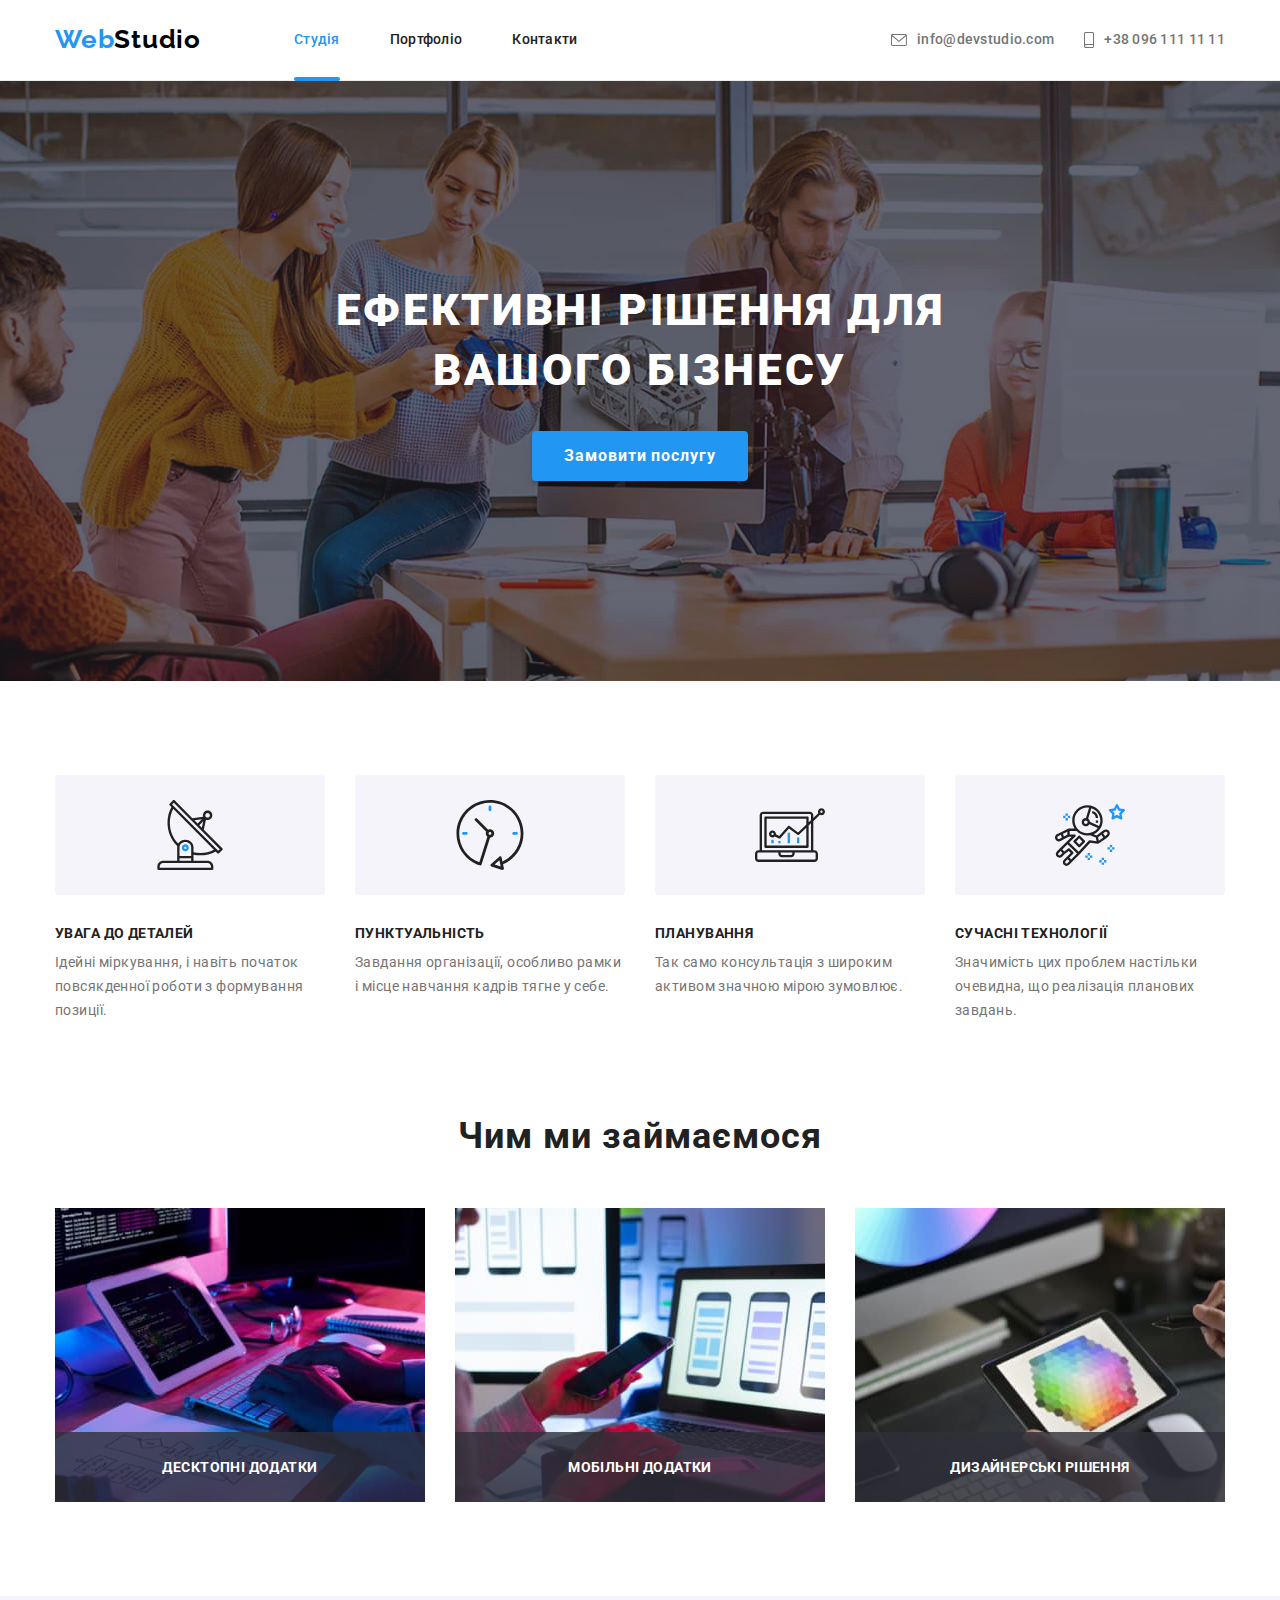
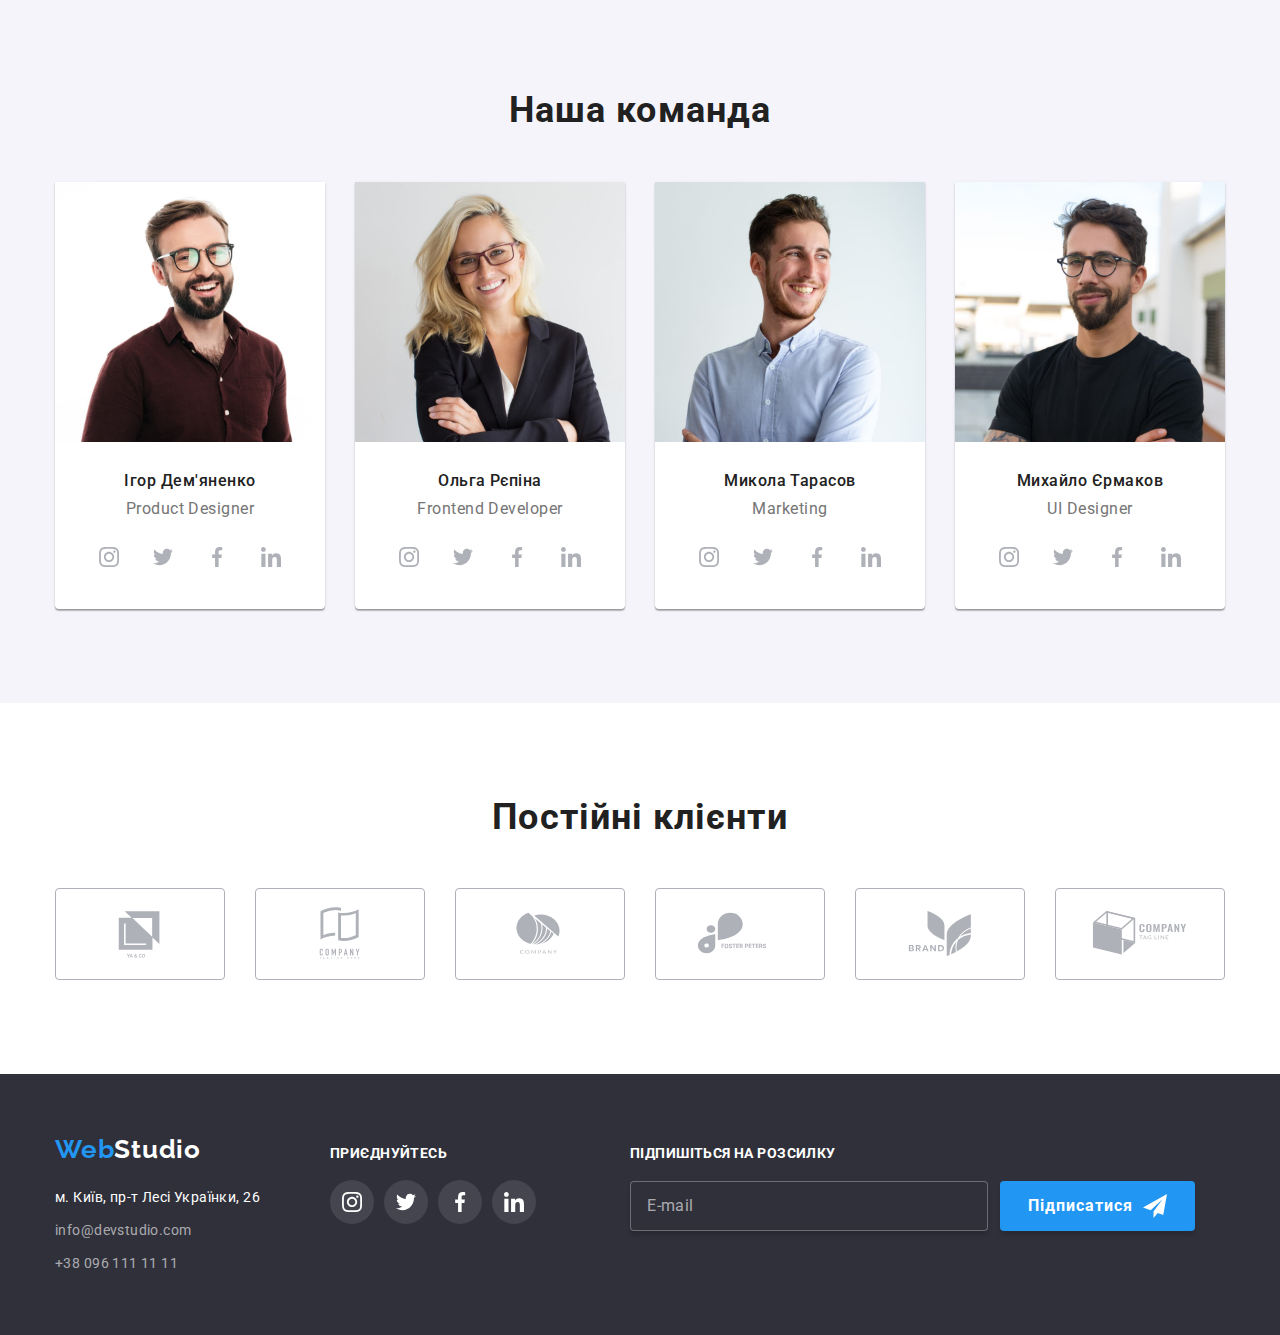
<file: index.html>
<!DOCTYPE html>
<html lang="uk">
  <head>
    <meta charset="UTF-8" />
    <meta http-equiv="X-UA-Compatible" content="IE=edge" />
    <meta name="viewport" content="width=device-width, initial-scale=1.0" />
    <title>WebStudio</title>
    <link
      href="https://fonts.googleapis.com/css2?family=Raleway:wght@700&family=Roboto:wght@400;500;700;900&display=swap"
      rel="stylesheet"
    />
    <link
      rel="stylesheet"
      href="https://cdnjs.cloudflare.com/ajax/libs/modern-normalize/1.1.0/modern-normalize.min.css"
    />
    <link rel="stylesheet" href="./css/style.css" />
  </head>
  <body>
    <!-- navigation Шапка -->
    <header class="page-header">
      <div class="container main-nav">
        <nav class="main-nav">
          <a href="./index.html" class="logo">
            <span class="color-name">Web</span>Studio
          </a>

          <ul class="site-nav">
            <li class="item-li">
              <a href="./index.html" class="link current active">Студія</a>
            </li>
            <li class="item-li">
              <a href="./portfolio.html" class="link">Портфоліо</a>
            </li>
            <li class="item-li"><a href="" class="link">Контакти</a></li>
          </ul>
        </nav>
        <ul class="contacts-up">
          <li class="item-li">
            <a class="contacts-mail" href="mailto:info@devstudio.com">
              <svg class="contacts-icon" width="16" height="12">
                <use href="./img/symbol-defs.svg#icon-envelope"></use>
              </svg>
              info@devstudio.com</a
            >
          </li>
          <li class="item-li">
            <a class="contacts-tel" href="tell:+380961111111">
              <svg class="contacts-icon" width="10" height="16">
                <use href="./img/symbol-defs.svg#icon-smartphone"></use>
              </svg>
              +38 096 111 11 11</a
            >
          </li>
        </ul>
      </div>
    </header>
    <main>
      <!-- герой -->
      <section class="hero-color">
        <div class="container">
          <h1 class="hero-color-text">Ефективні рішення для вашого бізнесу</h1>

          <button class="button-pay" type="button" data-modal-open>
            Замовити послугу
          </button>
          <!-- <a class="button" href="">Замовити послугу</a> -->
        </div>
      </section>
      <!-- Переваги та Особливості -->
      <section class="advantages">
        <h2 class="item-invise">Переваги та Особливості</h2>
        <div class="container">
          <ul class="feature-list">
            <li class="feature-list-item">
              <div class="feature-icon">
                <svg class="feature-icon-pos" width="70" height="70">
                  <use href="./img/symbol-defs.svg#icon-antenna"></use>
                </svg>
              </div>
              <h3 class="title-name">УВАГА ДО ДЕТАЛЕЙ</h3>
              <p class="title-own">
                Ідейні міркування, і навіть початок повсякденної роботи з
                формування позиції.
              </p>
            </li>
            <li class="feature-list-item">
              <div class="feature-icon">
                <svg class="feature-icon-pos" width="70" height="70">
                  <use href="./img/symbol-defs.svg#icon-clock"></use>
                </svg>
              </div>
              <h3 class="title-name">ПУНКТУАЛЬНІСТЬ</h3>
              <p class="title-own">
                Завдання організації, особливо рамки і місце навчання кадрів
                тягне у себе.
              </p>
            </li>
            <li class="feature-list-item">
              <div class="feature-icon">
                <svg class="feature-icon-pos" width="70" height="70">
                  <use href="./img/symbol-defs.svg#icon-diagram"></use>
                </svg>
              </div>
              <h3 class="title-name">ПЛАНУВАННЯ</h3>
              <p class="title-own">
                Так само консультація з широким активом значною мірою зумовлює.
              </p>
            </li>
            <li class="feature-list-item">
              <div class="feature-icon">
                <svg class="feature-icon-pos" width="70" height="70">
                  <use href="./img/symbol-defs.svg#icon-astronaut"></use>
                </svg>
              </div>
              <h3 class="title-name">СУЧАСНІ ТЕХНОЛОГІЇ</h3>
              <p class="title-own">
                Значимість цих проблем настільки очевидна, що реалізація
                планових завдань.
              </p>
            </li>
          </ul>
        </div>
      </section>

      <!-- приклади робіт -->
      <section class="services">
        <div class="container">
          <h2 class="section-title">Чим ми займаємося</h2>

          <ul class="work-lis">
            <li class="work-list-img">
              <img src="./img/box1.jpg" alt="Програмування" width="370" />
              <p class="work-img-text">Десктопні додатки</p>
            </li>
            <li class="work-list-img">
              <img
                src="./img/box2.jpg"
                alt="Розробка мобільних додатків"
                width="370"
              />
              <p class="work-img-text">Мобільні додатки</p>
            </li>
            <li class="work-list-img">
              <img src="./img/box3.jpg" alt="Дизайн" width="370" />
              <p class="work-img-text">Дизайнерські рішення</p>
            </li>
          </ul>
        </div>
      </section>
      <!-- Команда -->
      <section class="team-list">
        <div class="container">
          <h2 class="section-comand">Наша команда</h2>
          <ul class="comand-position">
            <li class="team-list-pos">
              <img
                class="team-img-pos"
                src="./img/img-1.jpg"
                alt="Ігор Дем'яненко Дизайнер продукту"
                width="270"
              />
              <div class="team-write">
                <h3 class="workers">Ігор Дем'яненко</h3>
                <p class="workers-list">Product Designer</p>
                <ul class="workers-soc">
                  <li class="workers-soc-list">
                    <a href="" class="workers-soc-item">
                      <svg class="workers-soc-icon" width="20" height="20">
                        <use href="./img/symbol-defs.svg#icon-instagram"></use>
                      </svg>
                    </a>
                  </li>
                  <li class="workers-soc-list">
                    <a href="" class="workers-soc-item">
                      <svg class="workers-soc-icon" width="20" height="20">
                        <use href="./img/symbol-defs.svg#icon-twitter"></use>
                      </svg>
                    </a>
                  </li>
                  <li class="workers-soc-list">
                    <a href="" class="workers-soc-item">
                      <svg class="workers-soc-icon" width="20" height="20">
                        <use href="./img/symbol-defs.svg#icon-facebook"></use>
                      </svg>
                    </a>
                  </li>
                  <li class="workers-soc-list">
                    <a href="" class="workers-soc-item">
                      <svg class="workers-soc-icon" width="20" height="20">
                        <use href="./img/symbol-defs.svg#icon-linkedin"></use>
                      </svg>
                    </a>
                  </li>
                </ul>
              </div>
            </li>
            <li class="team-list-pos">
              <img
                class="team-img-pos"
                src="./img/img-2.jpg"
                alt="Ольга Рєпіна Розробник сторінки"
                width="270"
              />
              <div class="team-write">
                <h3 class="workers">Ольга Рєпіна</h3>
                <p class="workers-list">Frontend Developer</p>
                <ul class="workers-soc">
                  <li class="workers-soc-list">
                    <a href="" class="workers-soc-item">
                      <svg class="workers-soc-icon" width="20" height="20">
                        <use href="./img/symbol-defs.svg#icon-instagram"></use>
                      </svg>
                    </a>
                  </li>
                  <li class="workers-soc-list">
                    <a href="" class="workers-soc-item">
                      <svg class="workers-soc-icon" width="20" height="20">
                        <use href="./img/symbol-defs.svg#icon-twitter"></use>
                      </svg>
                    </a>
                  </li>
                  <li class="workers-soc-list">
                    <a href="" class="workers-soc-item">
                      <svg class="workers-soc-icon" width="20" height="20">
                        <use href="./img/symbol-defs.svg#icon-facebook"></use>
                      </svg>
                    </a>
                  </li>
                  <li class="workers-soc-list">
                    <a href="" class="workers-soc-item">
                      <svg class="workers-soc-icon" width="20" height="20">
                        <use href="./img/symbol-defs.svg#icon-linkedin"></use>
                      </svg>
                    </a>
                  </li>
                </ul>
              </div>
            </li>
            <li class="team-list-pos">
              <img
                class="team-img-pos"
                src="./img/img-3.jpg"
                alt="Микола Тарасов Відділ Маркетингу"
                width="270"
              />
              <div class="team-write">
                <h3 class="workers">Микола Тарасов</h3>
                <p class="workers-list">Marketing</p>
                <ul class="workers-soc">
                  <li class="workers-soc-list">
                    <a href="" class="workers-soc-item">
                      <svg class="workers-soc-icon" width="20" height="20">
                        <use href="./img/symbol-defs.svg#icon-instagram"></use>
                      </svg>
                    </a>
                  </li>
                  <li class="workers-soc-list">
                    <a href="" class="workers-soc-item">
                      <svg class="workers-soc-icon" width="20" height="20">
                        <use href="./img/symbol-defs.svg#icon-twitter"></use>
                      </svg>
                    </a>
                  </li>
                  <li class="workers-soc-list">
                    <a href="" class="workers-soc-item">
                      <svg class="workers-soc-icon" width="20" height="20">
                        <use href="./img/symbol-defs.svg#icon-facebook"></use>
                      </svg>
                    </a>
                  </li>
                  <li class="workers-soc-list">
                    <a href="" class="workers-soc-item">
                      <svg class="workers-soc-icon" width="20" height="20">
                        <use href="./img/symbol-defs.svg#icon-linkedin"></use>
                      </svg>
                    </a>
                  </li>
                </ul>
              </div>
            </li>
            <li class="team-list-pos">
              <img
                class="team-img-pos"
                src="./img/img-4.jpg"
                alt="Михайло Єрмаков дизайн інтерфейсу"
                width="270"
              />
              <div class="team-write">
                <h3 class="workers">Михайло Єрмаков</h3>
                <p class="workers-list">UI Designer</p>
                <ul class="workers-soc">
                  <li class="workers-soc-list">
                    <a href="" class="workers-soc-item">
                      <svg class="workers-soc-icon" width="20" height="20">
                        <use href="./img/symbol-defs.svg#icon-instagram"></use>
                      </svg>
                    </a>
                  </li>
                  <li class="workers-soc-list">
                    <a href="" class="workers-soc-item">
                      <svg class="workers-soc-icon" width="20" height="20">
                        <use href="./img/symbol-defs.svg#icon-twitter"></use>
                      </svg>
                    </a>
                  </li>
                  <li class="workers-soc-list">
                    <a href="" class="workers-soc-item">
                      <svg class="workers-soc-icon" width="20" height="20">
                        <use href="./img/symbol-defs.svg#icon-facebook"></use>
                      </svg>
                    </a>
                  </li>
                  <li class="workers-soc-list">
                    <a href="" class="workers-soc-item">
                      <svg class="workers-soc-icon" width="20" height="20">
                        <use href="./img/symbol-defs.svg#icon-linkedin"></use>
                      </svg>
                    </a>
                  </li>
                </ul>
              </div>
            </li>
          </ul>
        </div>
      </section>
      <!-- Постійні клієнти -->
      <section class="section clients">
        <div class="container">
          <h2 class="section-title">Постійні клієнти</h2>
          <ul class="clients-list">
            <li class="clients-item">
              <a href="" class="clients-link">
                <svg class="clients-icon" width="106px" height="60px">
                  <use href="./img/symbol-defs.svg#icon-Logo-1"></use>
                </svg>
              </a>
            </li>
            <li class="clients-item">
              <a href="" class="clients-link">
                <svg class="clients-icon" width="106px" height="60px">
                  <use href="./img/symbol-defs.svg#icon-Logo-2"></use>
                </svg>
              </a>
            </li>
            <li class="clients-item">
              <a href="" class="clients-link">
                <svg class="clients-icon" width="106px" height="60px">
                  <use href="./img/symbol-defs.svg#icon-Logo-3"></use>
                </svg>
              </a>
            </li>
            <li class="clients-item">
              <a href="" class="clients-link">
                <svg class="clients-icon" width="106px" height="60px">
                  <use href="./img/symbol-defs.svg#icon-Logo-4"></use>
                </svg>
              </a>
            </li>
            <li class="clients-item">
              <a href="" class="clients-link">
                <svg class="clients-icon" width="106px" height="60px">
                  <use href="./img/symbol-defs.svg#icon-Logo-5"></use>
                </svg>
              </a>
            </li>
            <li class="clients-item">
              <a href="" class="clients-link">
                <svg class="clients-icon" width="106px" height="60px">
                  <use href="./img/symbol-defs.svg#icon-Logo-6"></use>
                </svg>
              </a>
            </li>
          </ul>
        </div>
      </section>
    </main>
    <!-- Подвал -->
    <footer class="footer">
      <div class="container">
        <div class="address-wraper">
          <a href="./index.html" class="logo-down">
            <span class="color-name">Web</span>Studio
          </a>
          <!-- <div class="contacts-down"></div> -->
          <address class="address">
            <ul>
              <li class="address-list">
                <a
                  href="https://goo.gl/maps/CPtrU1FHBa2aNyZL9"
                  target="_blank"
                  rel="noopener noreferrer nofollow"
                  class="address-down"
                  >м. Київ, пр-т Лесі Українки, 26</a
                >
              </li>
              <li class="address-list">
                <a href="mailto:info@devstudio.com" lang="en" class="address"
                  >info@devstudio.com</a
                >
              </li>
              <li class="address-list">
                <a href="tel:+380961111111" class="address"
                  >+38 096 111 11 11</a
                >
              </li>
            </ul>
          </address>
        </div>
        <div class="soc-down">
          <p class="soc-name">приєднуйтесь</p>
          <ul class="workers-soc">
            <li class="workers-soc-list">
              <a href="" class="workers-soc-item bg-icon bg-icon-col">
                <svg class="workers-soc-icon" width="20" height="20">
                  <use href="./img/symbol-defs.svg#icon-instagram"></use>
                </svg>
              </a>
            </li>
            <li class="workers-soc-list">
              <a href="" class="workers-soc-item bg-icon bg-icon-col">
                <svg class="workers-soc-icon" width="20" height="20">
                  <use href="./img/symbol-defs.svg#icon-twitter"></use>
                </svg>
              </a>
            </li>
            <li class="workers-soc-list">
              <a href="" class="workers-soc-item bg-icon bg-icon-col">
                <svg class="workers-soc-icon" width="20" height="20">
                  <use href="./img/symbol-defs.svg#icon-facebook"></use>
                </svg>
              </a>
            </li>
            <li class="workers-soc-list">
              <a href="" class="workers-soc-item bg-icon bg-icon-col">
                <svg class="workers-soc-icon" width="20" height="20">
                  <use href="./img/symbol-defs.svg#icon-linkedin"></use>
                </svg>
              </a>
            </li>
          </ul>
        </div>
        <div class="email-subscribe">
          <p class="subs-text">Підпишіться на розсилку</p>

          <form class="input-sub">
            <input
              class="sub-input"
              type="email"
              name="user-sub"
              placeholder="E-mail"
              id="user-sub"
            />

            <button class="sub-button" type="button">
              Підписатися
              <svg class="sub-icon" width="24" height="24">
                <use href="./img/symbol-defs.svg#icon-send"></use>
              </svg>
            </button>
          </form>
        </div>
      </div>
    </footer>
    <!-- ---------------------------------Modal------------------------------------- -->
    <div class="backdrop is-hidden" data-modal>
      <div class="modal">
        <button type="button" class="modal-close" data-modal-close>
          <svg class="modal-close-icon" width="11" height="11">
            <use href="./img/symbol-defs.svg#icon-Vector"></use>
          </svg>
        </button>
        <p class="modal-form-title">Залиште свої дані, ми вам передзвонимо</p>
        <form name="signup_form" autocomplete="on" novalidate>
          <label class="signup-label" for="user-name">Ім'я</label>
          <div class="input-list">
            <input
              class="form-input"
              type="text"
              name="user-name"
              id="user-name"
            />
            <svg class="input-icon" width="18" height="18">
              <use href="./img/symbol-defs.svg#icon-person"></use>
            </svg>
          </div>

          <label class="signup-label" for="user-phone">Телефон</label>
          <div class="input-list">
            <input
              class="form-input"
              type="tel"
              name="user-phone"
              id="user-phone"
            />
            <svg class="input-icon" width="18" height="18">
              <use href="./img/symbol-defs.svg#icon-phone"></use>
            </svg>
          </div>

          <label class="signup-label" for="user-post">Пошта</label>
          <div class="input-list">
            <input
              class="form-input"
              type="email"
              name="user-post"
              id="user-post"
            />
            <svg class="input-icon" width="18" height="18">
              <use href="./img/symbol-defs.svg#icon-email"></use>
            </svg>
          </div>
          <label class="signup-label" for="user-coment">Коментар</label>
          <div class="input-list coment">
            
            <textarea
              name="user-text"
              id="user-coment"
              class="input-message"
              placeholder="Введіть текст"
            ></textarea>
          </div>
          <div class="modal-field">
            <input
              type="checkbox"
              name="privacy"
              id="privacy"
              value="true"
              class="modal-check item-invise"
            />
            <label class="style-privacy" for="privacy">
              <span class="conditions-text">
                Погоджуюся з розсилкою та приймаю
                <a class="conditions" href="">Умови договору</a>
              </span>
            </label>
          </div>

          <button class="modal-button" type="submit">Відправити</button>
        </form>
      </div>
    </div>
    <script src="./js/modal.js"></script>
  </body>
</html>
</file>
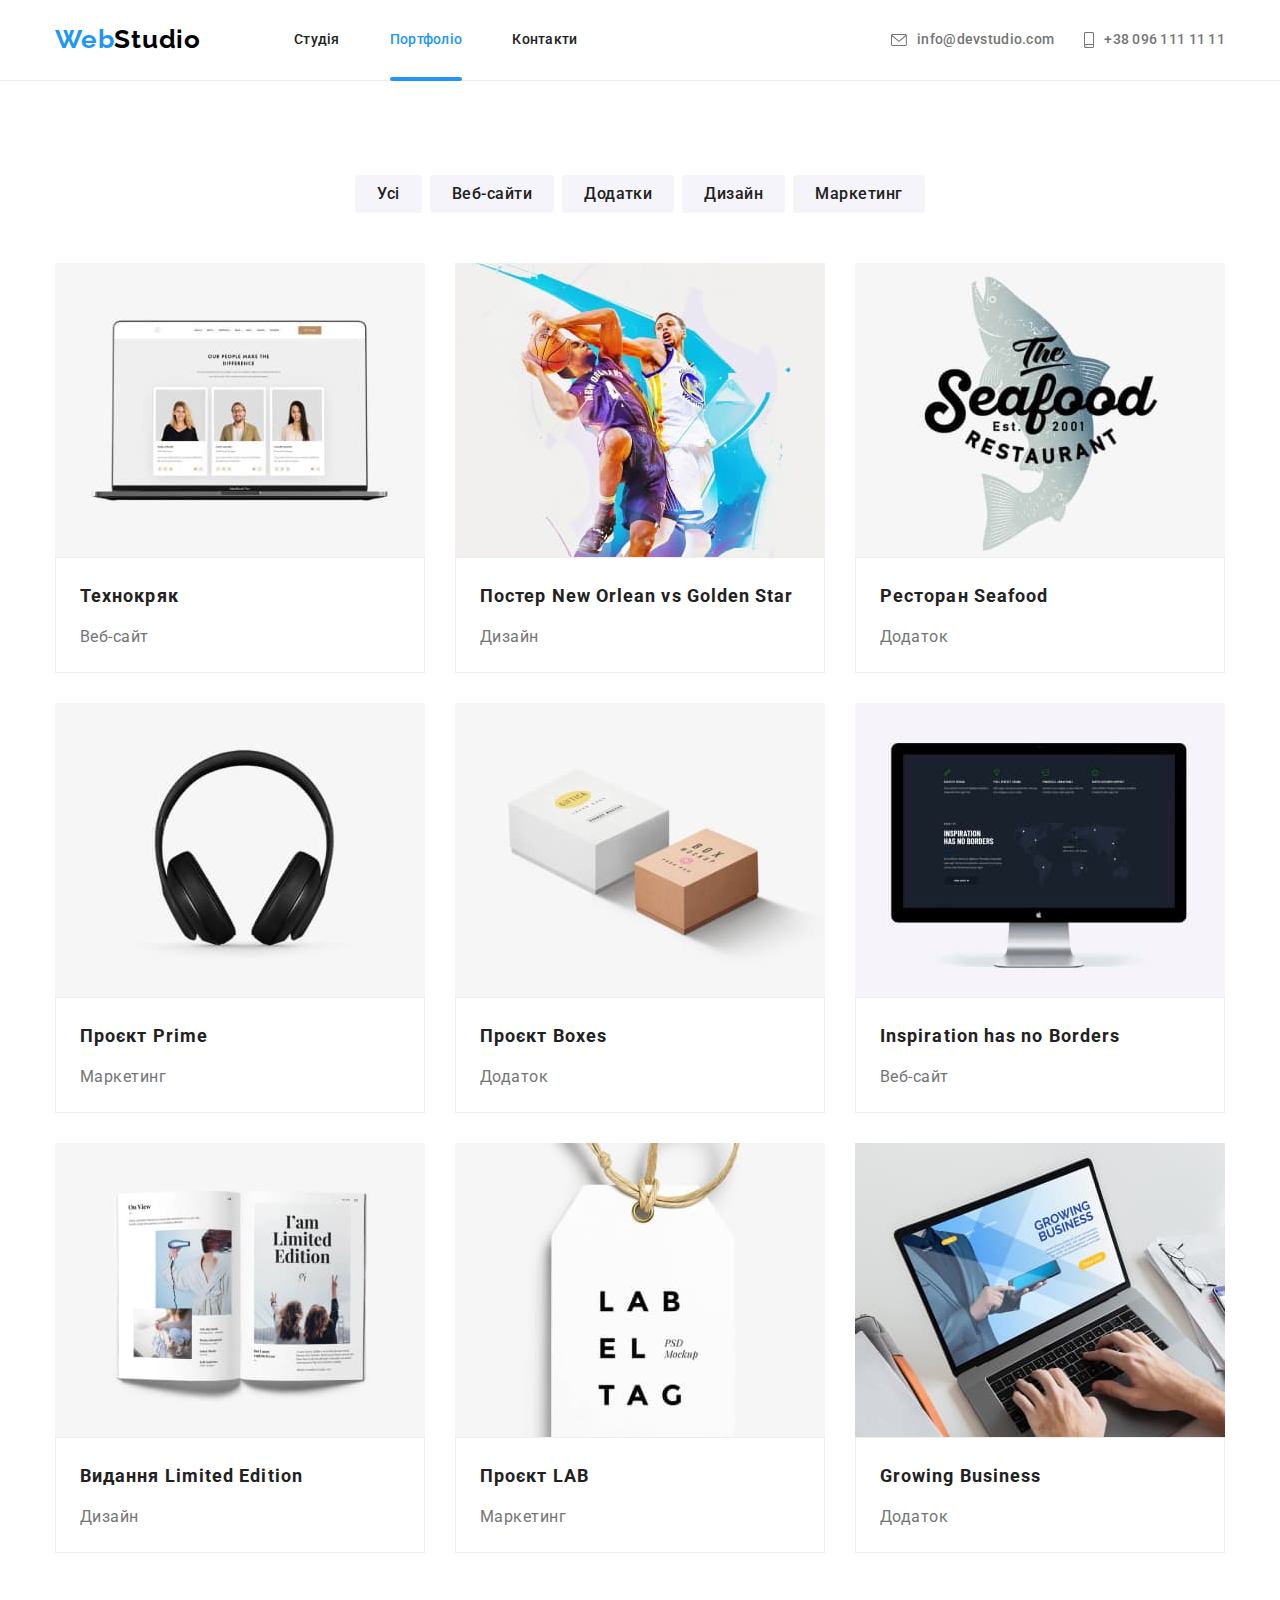
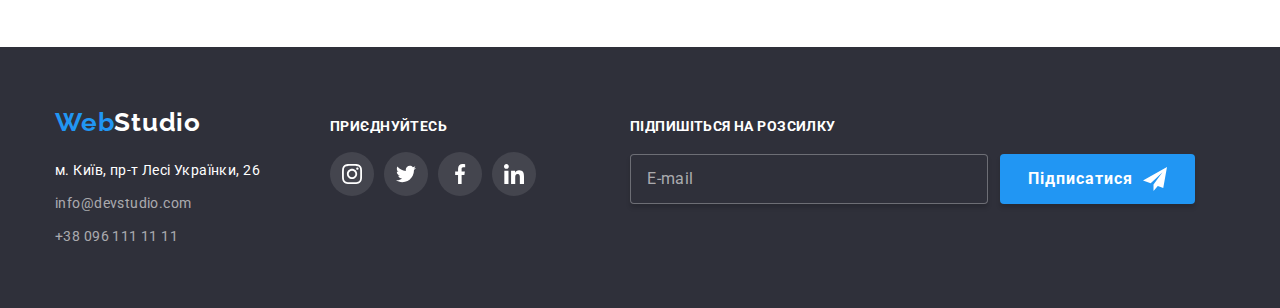
<file: portfolio.html>
<!DOCTYPE html>
<html lang="uk">
  <head>
    <meta charset="UTF-8" />
    <meta http-equiv="X-UA-Compatible" content="IE=edge" />
    <meta name="viewport" content="width=device-width, initial-scale=1.0" />
    <title>WebStudio</title>
    <link
      href="https://fonts.googleapis.com/css2?family=Raleway:wght@700&family=Roboto:wght@400;500;700;900&display=swap"
      rel="stylesheet"
    />
    <link
      rel="stylesheet"
      href="https://cdnjs.cloudflare.com/ajax/libs/modern-normalize/1.1.0/modern-normalize.min.css"
    />
    <link rel="stylesheet" href="./css/style.css" />
  </head>
  <body>
    <!-- navigation Шапка -->
    <header class="page-header">
      <div class="container main-nav">
        <nav class="main-nav">
          <a href="./index.html" class="logo">
            <span class="color-name">Web</span>Studio
          </a>

          <ul class="site-nav">
            <li class="item-li">
              <a href="./index.html" class="link">Студія</a>
            </li>
            <li class="item-li">
              <a href="./portfolio.html" class="link current active"
                >Портфоліо</a>
            </li>
            <li class="item-li"><a href="" class="link">Контакти</a></li>
          </ul>
        </nav>
        <ul class="contacts-up">
          <li class="item-li">
            <a class="contacts-mail" href="mailto:info@devstudio.com">
              <svg class="contacts-icon" width="16" height="12">
                <use href="./img/symbol-defs.svg#icon-envelope"></use>
              </svg>
              info@devstudio.com</a
            >
          </li>
          <li class="item-li">
            <a class="contacts-tel" href="tell:+380961111111">
              <svg class="contacts-icon" width="10" height="16">
                <use href="./img/symbol-defs.svg#icon-smartphone"></use>
              </svg>
              +38 096 111 11 11</a
            >
          </li>
        </ul>
      </div>
    </header>
    <main>
      <!-- Усі найменування -->
      <section class="portfolio-item">
        <div class="container">
          <h1 class="item-invise">Приклади робіт</h1>
          <ul class="button-item">
            <li class="working-button">
              <button class="working-prog">Усі</button>
            </li>
            <li class="working-button">
              <button class="working-prog">Веб-сайти</button>
            </li>
            <li class="working-button">
              <button class="working-prog">Додатки</button>
            </li>
            <li class="working-button">
              <button class="working-prog">Дизайн</button>
            </li>
            <li class="working-button">
              <button class="working-prog">Маркетинг</button>
            </li>
          </ul>

          <!-- Приклади робіт -->

          <ul class="workers-lt">
            <li class="workers-pos">
              <a href="">
                <div class="workers-top-wrap">
                  <img
                    src="./img/img-1-2.jpg"
                    alt="Веб-сайт Технокряк"
                    width="370"
                  />
                  <p class="workers-top-text">
                    Ресурс пропонує комплексні пропозиції з різним рівнем
                    функціоналу та сервісів. Все це дозволить відвідувачу
                    отримати вичерпні відомості про компанію чи приватну особу.
                  </p>
                </div>
                <div class="workers-text">
                  <h2 class="examples">Технокряк</h2>
                  <p class="examples-text">Веб-сайт</p>
                </div></a
              >
            </li>
            <li class="workers-pos">
              <a href="">
                <div class="workers-top-wrap">
                  <img
                    src="./img/img-2-2.jpg"
                    alt="Постер Новий орлеан проти Золотої зірки"
                    width="370"
                  />
                  <p class="workers-top-text">
                    Ресурс пропонує комплексні пропозиції з різним рівнем
                    функціоналу та сервісів. Все це дозволить відвідувачу
                    отримати вичерпні відомості про компанію чи приватну особу.
                  </p>
                </div>

                <div class="workers-text">
                  <h2 class="examples">Постер New Orlean vs Golden Star</h2>
                  <p class="examples-text">Дизайн</p>
                </div></a
              >
            </li>
            <li class="workers-pos">
              <a href="">
                <div class="workers-top-wrap">
                  <img
                    src="./img/img-3-2.jpg"
                    alt="Ресторан Seafood"
                    width="370"
                  />
                  <p class="workers-top-text">
                    Ресурс пропонує комплексні пропозиції з різним рівнем
                    функціоналу та сервісів. Все це дозволить відвідувачу
                    отримати вичерпні відомості про компанію чи приватну особу.
                  </p>
                </div>

                <div class="workers-text">
                  <h2 class="examples">Ресторан Seafood</h2>
                  <p class="examples-text">Додаток</p>
                </div></a
              >
            </li>
            <li class="workers-pos">
              <a href="">
                <div class="workers-top-wrap">
                  <img src="./img/img-4-2.jpg" alt="Проєкт Prime" width="370" />
                  <p class="workers-top-text">
                    Ресурс пропонує комплексні пропозиції з різним рівнем
                    функціоналу та сервісів. Все це дозволить відвідувачу
                    отримати вичерпні відомості про компанію чи приватну особу.
                  </p>
                </div>

                <div class="workers-text">
                  <h2 class="examples">Проєкт Prime</h2>
                  <p class="examples-text">Маркетинг</p>
                </div></a
              >
            </li>
            <li class="workers-pos">
              <a href="">
                <div class="workers-top-wrap">
                  <img src="./img/img-5-2.jpg" alt="Проєкт Boxes" width="370" />
                  <p class="workers-top-text">
                    Ресурс пропонує комплексні пропозиції з різним рівнем
                    функціоналу та сервісів. Все це дозволить відвідувачу
                    отримати вичерпні відомості про компанію чи приватну особу.
                  </p>
                </div>

                <div class="workers-text">
                  <h2 class="examples">Проєкт Boxes</h2>
                  <p class="examples-text">Додаток</p>
                </div></a
              >
            </li>
            <li class="workers-pos">
              <a href="">
                <div class="workers-top-wrap">
                  <img
                    src="./img/img-6-2.jpg"
                    alt="Веб-сайт Натхнення не має кордонів"
                    width="370"
                  />
                  <p class="workers-top-text">
                    Ресурс пропонує комплексні пропозиції з різним рівнем
                    функціоналу та сервісів. Все це дозволить відвідувачу
                    отримати вичерпні відомості про компанію чи приватну особу.
                  </p>
                </div>

                <div class="workers-text">
                  <h2 class="examples">Inspiration has no Borders</h2>
                  <p class="examples-text">Веб-сайт</p>
                </div></a
              >
            </li>
            <li class="workers-pos">
              <a href="">
                <div class="workers-top-wrap">
                   <img
                  src="./img/img-7-2.jpg"
                  alt="Обмежене Видання"
                  width="370"
                />
                <p class="workers-top-text">
                  Ресурс пропонує комплексні пропозиції з різним рівнем
                  функціоналу та сервісів. Все це дозволить відвідувачу
                  отримати вичерпні відомості про компанію чи приватну особу.
                </p>
                </div>
               
                <div class="workers-text">
                  <h2 class="examples">Видання Limited Edition</h2>
                  <p class="examples-text">Дизайн</p>
                </div></a
              >
            </li>
            <li class="workers-pos">
              <a href="">
                <div class="workers-top-wrap">
                  <img src="./img/img-8-2.jpg" alt="Проєкт ЛАБ" width="370" />
                  <p class="workers-top-text">
                    Ресурс пропонує комплексні пропозиції з різним рівнем
                    функціоналу та сервісів. Все це дозволить відвідувачу
                    отримати вичерпні відомості про компанію чи приватну особу.
                  </p>
                </div>
                
                <div class="workers-text">
                  <h2 class="examples">Проєкт LAB</h2>
                  <p class="examples-text">Маркетинг</p>
                </div></a
              >
            </li>
            <li class="workers-pos">
              <a href="">
                <div class="workers-top-wrap">
                   <img
                  src="./img/img-9-2.jpg"
                  alt="Додаток Зростаючий бізнес"
                  width="370"
                />
                <p class="workers-top-text">
                  Ресурс пропонує комплексні пропозиції з різним рівнем
                  функціоналу та сервісів. Все це дозволить відвідувачу
                  отримати вичерпні відомості про компанію чи приватну особу.
                </p>
                </div>
               
                <div class="workers-text">
                  <h2 class="examples">Growing Business</h2>
                  <p class="examples-text">Додаток</p>
                </div></a
              >
            </li>
          </ul>
        </div>
      </section>
    </main>

    <!-- Підвал -->
    <footer class="footer">
      <div class="container">
        <div class="address-wraper">
          <a href="./index.html" class="logo-down">
            <span class="color-name">Web</span>Studio
          </a>
          <!-- <div class="contacts-down"></div> -->
          <address class="address">
            <ul>
              <li class="address-list">
                <a
                  href="https://goo.gl/maps/CPtrU1FHBa2aNyZL9"
                  target="_blank"
                  rel="noopener noreferrer nofollow"
                  class="address-down"
                  >м. Київ, пр-т Лесі Українки, 26</a
                >
              </li>
              <li class="address-list">
                <a href="mailto:info@devstudio.com" lang="en" class="address"
                  >info@devstudio.com</a
                >
              </li>
              <li class="address-list">
                <a href="tel:+380961111111" class="address"
                  >+38 096 111 11 11</a
                >
              </li>
            </ul>
          </address>
        </div>
        <div class="soc-down">
          <p class="soc-name">приєднуйтесь</p>
          <ul class="workers-soc">
            <li class="workers-soc-list">
              <a href="" class="workers-soc-item bg-icon bg-icon-col">
                <svg class="workers-soc-icon" width="20" height="20">
                  <use href="./img/symbol-defs.svg#icon-instagram"></use>
                </svg>
              </a>
            </li>
            <li class="workers-soc-list">
              <a href="" class="workers-soc-item bg-icon bg-icon-col">
                <svg class="workers-soc-icon" width="20" height="20">
                  <use href="./img/symbol-defs.svg#icon-twitter"></use>
                </svg>
              </a>
            </li>
            <li class="workers-soc-list">
              <a href="" class="workers-soc-item bg-icon bg-icon-col">
                <svg class="workers-soc-icon" width="20" height="20">
                  <use href="./img/symbol-defs.svg#icon-facebook"></use>
                </svg>
              </a>
            </li>
            <li class="workers-soc-list">
              <a href="" class="workers-soc-item bg-icon bg-icon-col">
                <svg class="workers-soc-icon" width="20" height="20">
                  <use href="./img/symbol-defs.svg#icon-linkedin"></use>
                </svg>
              </a>
            </li>
          </ul>
        </div>
        <div class="email-subscribe">
          <p class="subs-text">Підпишіться на розсилку</p>

          <form class="input-sub">
            <input
              class="sub-input"
              type="email"
              name="user-sub"
              placeholder="E-mail"
              id="user-sub"
            />

            <button class="sub-button" type="button">
              Підписатися
              <svg class="sub-icon" width="24" height="24">
                <use href="./img/symbol-defs.svg#icon-send"></use>
              </svg>
            </button>
          </form>
        </div>
      </div>
    </footer>
  </body>
</html>
</file>
<file: css/style.css>
:root {
  --primary-text-color: #212121;
  --primary-text-color-logo: #000000;
  --primary-bg-color: #2f303a;
  --title-text-color: #ffffff;
  --title-bg-color: #f5f5f5;
  --accent-color: #2196f3;
  --header-bg: #ffffff;
  --text-footer: #757575;
  --border-color: #ececec;
  --portfolio-bg: #f5f4fa;
  --hero-gradient: linear-gradient(
    rgba(47, 48, 58, 0.4),
    rgba(47, 48, 58, 0.4)
  );
  --bg-portfolio-accent: rgba(33, 150, 243, 0.9);
  --icon: #afb1b8;
  --backdrop-color: rgba(0, 0, 0, 0.2);
  --bc-img-text: rgba(47, 48, 58, 0.8);
  --cubic-active: cubic-bezier(0.4, 0, 0.2, 1);
}
h1,
h2,
h3,
h4,
h5,
h6,
p {
  margin: 0;
  padding: 0;
}
img {
  display: block;
}
a {
  text-decoration: none;
}
/* .container {
  border: 1px solid blue;} */
/* Index html*/
body {
  color: var(--primary-text-color);
  background-color: var(--header-bg);
  font-family: Roboto, sans-serif;
  font-size: 14px;
  letter-spacing: 0.03em;
}
/* Logo */
.logo {
  padding-top: 24px;
  padding-bottom: 25px;

  color: var(--primary-text-color-logo);
  font-family: Raleway, serif;
  font-weight: 700;
  font-size: 26px;
  line-height: 1.19;
  letter-spacing: 0.03em;
  text-decoration-line: none;
}
.logo-down {
  color: var(--title-text-color);
  font-family: "Raleway";
  font-weight: 700;
  font-size: 26px;
  line-height: 1.19;
  letter-spacing: 0.03em;
  text-decoration: none;
}

.color-name {
  color: var(--accent-color);
}
/* header */
.container {
  margin-left: auto;
  margin-right: auto;
  width: 1200px;
  padding-left: 15px;
  padding-right: 15px;
}
.page-header {
  background-color: var(--header-bg);
  border-bottom: 1px solid var(--border-color);
  /* position: fixed;
  top: 0;
  right: 0;
  left: 0; */
}
/* Герой */
.hero-color {
  background-image: var(--hero-gradient), url(../img/Img-10.jpg);
  background-color: var(--primary-bg-color);
  background-repeat: no-repeat;
  background-position: center;
  background-size: cover;
  max-width: 1600px;
  margin: 0 auto;
  padding: 200px 0;
}
.hero-color-text {
  color: var(--title-text-color);
  font-weight: 900;
  font-size: 44px;
  line-height: 1.36;
  text-align: center;
  letter-spacing: 0.06em;
  text-transform: uppercase;
  margin: 0 auto;
  padding: 0;
  margin-bottom: 30px;
  width: 696px;
}

/* точки */
ul {
  list-style: none;
  margin: 0;
  padding: 0;
}
/* site nav */
.site-nav {
  display: flex;
  margin-left: 93px;
}
.site-nav .item-li:not(:last-child) {
  margin-right: 50px;
}
.site-nav .link {
  display: block;
  padding-top: 32px;
  padding-bottom: 32px;

  color: var(--primary-text-color);
  font-weight: 500;
  line-height: 1.14;
  letter-spacing: 0.02em;
  text-decoration-line: none;
  transition: color 250ms var(--cubic-active);
}
.main-nav {
  display: flex;
  align-items: center;
}
.contacts-up {
  display: flex;
  padding-top: 32px;
  padding-bottom: 32px;
  margin-left: auto;
}
.contacts-up .item-li + .item-li {
  margin-left: 30px;
}
.contacts-icon {
  fill: currentColor;
}
.site-nav .link.current {
  color: var(--accent-color);
}
.site-nav .link:hover,
.site-nav .link:focus {
  color: var(--accent-color);
}
.link {
  position: relative;
}
.active::after {
  content: "";
  position: absolute;
  width: 100%;
  height: 4px;
  left: 0;
  top: 77px;

  background: var(--accent-color);
  border-radius: 2px;
}
.services {
  padding-bottom: 94px;
}
.section-title {
  color: var(--primary-text-color);
  font-size: 36px;
  line-height: 1.16;
  text-align: center;
  letter-spacing: 0.03em;
  margin-bottom: 50px;
}
.section.no-padding {
  padding-top: 0;
  padding-bottom: 0;
}
.advantages {
  padding-top: 94px;
  padding-bottom: 94px;
}
/* Main */
.title {
  line-height: 1.14;
  letter-spacing: 0.03em;
  text-transform: uppercase;
}
.title-own {
  font-weight: 400;
  line-height: 1.71;
  letter-spacing: 0.03em;
  color: var(--text-footer);
}
.section-comand {
  font-size: 36px;
  line-height: 1.16;
  text-align: center;
  letter-spacing: 0.03em;
  margin-bottom: 50px;
}
.comand-position {
  display: flex;
  justify-content: space-between;
}
.team-list-pos {
  box-shadow: 0px 1px 3px rgba(0, 0, 0, 0.12), 0px 1px 1px rgba(0, 0, 0, 0.14),
    0px 2px 1px rgba(0, 0, 0, 0.2);
  border-radius: 0px 0px 4px 4px;
  background-color: var(--header-bg);
}
/* .team-img-pos {

} */
.team-write {
  padding-top: 30px;
  padding-bottom: 30px;
}
/* Workers */
.workers {
  font-weight: 500;
  font-size: 16px;
  line-height: 1.18;
  text-align: center;
  letter-spacing: 0.03em;
  margin-bottom: 9px;
}
.workers-list {
  font-weight: 400;
  font-size: 16px;
  line-height: 1.18;
  text-align: center;
  letter-spacing: 0.03em;
  color: var(--text-footer);
  margin-bottom: 16px;
}
.team-list {
  padding-top: 94px;
  padding-bottom: 94px;
  background-color: var(--portfolio-bg);
}

.workers-soc {
  display: flex;
  justify-content: center;
  gap: 10px;
}
.workers-soc-list {
  width: 44px;
  height: 44px;
}
.workers-soc-item {
  width: 100%;
  height: 100%;
  border-radius: 50%;
  background-color: var(--title-text-color);
  display: flex;
  align-items: center;
  justify-content: center;
  color: var(--icon);
  transition: color 250ms var(--cubic-active),
    background-color 250ms var(--cubic-active);
}
.workers-soc-icon {
  fill: currentColor;
}
.workers-soc-item:hover,
.workers-soc-item:focus {
  background-color: var(--accent-color);
  color: var(--title-text-color);
}

/* Контакти */
.contacts-up {
  font-weight: 500;
  line-height: 1.14;
  letter-spacing: 0.02em;
}
.contacts-tel,
.contacts-mail {
  color: var(--text-footer);
  text-decoration-line: none;
  display: flex;
  align-items: center;
  gap: 10px;
  transition: color 250ms var(--cubic-active);
}
.contacts-mail:hover,
.contacts-mail:focus {
  color: var(--accent-color);
}
.contacts-tel:hover,
.contacts-tel:focus {
  color: var(--accent-color);
}
.contacts-down .mail {
  color: rgba(255, 255, 255, 0.6);
}
.contacts-down .tell {
  color: rgba(255, 255, 255, 0.6);
}
/* feature-list */
ul.feature-list {
  margin: 0;
  padding: 0;
  display: flex;
  justify-content: space-between;
}
.feature-list-item:not(:last-child) {
  max-width: 270px;
  width: 100%;
  margin-right: 30px;
}
.feature-icon {
  display: flex;
  justify-content: center;
  align-items: center;
  /* width: 270px; */
  height: 120px;
  background-color: var(--portfolio-bg);
  border-radius: 4px;
  margin-bottom: 30px;
}
.title-name {
  margin-bottom: 10px;
  font-size: 14px;
}
p.title-own {
  margin: 0;
  padding: 0;
}
.feature-list,
.title {
  color: var(--primary-text-color);
}
/* Усі найменування */
.working-prog {
  background-color: var(--portfolio-bg);
  color: var(--primary-text-color);
  font-family: "Roboto";
  font-weight: 500;
  font-size: 16px;
  line-height: calc(26 / 16);
  text-align: center;
  letter-spacing: 0.03em;
  border-radius: 4px;
  margin: 0 auto;
  border: none;
  display: block;
  padding: 6px 22px;
  transition: color 250ms var(--cubic-active),
    background-color 250ms var(--cubic-active),
    box-shadow 250ms var(--cubic-active);
}
/* приклади робіт */
.examples {
  font-weight: 700;
  font-size: 18px;
  line-height: 2;
  letter-spacing: 0.06em;
  color: var(--primary-text-color);
}
.examples-text {
  font-style: normal;
  font-size: 16px;
  line-height: 1.87;
  letter-spacing: 0.03em;
  color: var(--text-footer);
  margin-top: 8px;
}
.work-lis {
  display: flex;
  justify-content: space-between;
}
.work-list-img {
  position: relative;
}
.work-img-text {
  min-width: 370px;
  position: absolute;
  bottom: 0;

  background-color: var(--bc-img-text);
  color: var(--title-text-color);
  font-weight: 700;
  font-size: 14px;
  line-height: calc(16 / 14);
  text-align: center;
  letter-spacing: 0.03em;
  text-transform: uppercase;
  padding: 27px 0;
}
/* button */
.button-pay {
  color: var(--title-text-color);
  background-color: var(--accent-color);
  font-weight: 700;
  font-size: 16px;
  line-height: 1.87;
  text-align: center;
  letter-spacing: 0.06em;
  display: block;
  margin: 0 auto;
  border: none;
  padding: 10px 32px;
  box-shadow: 0px 4px 4px rgba(0, 0, 0, 0.15);
  transition: background-color 250ms cubic-bezier(0.4, 0, 0.2, 1);
}
.button-pay:hover,
.button-pay:focus {
  background-color: #188ce8;
}
button {
  border-radius: 4px;
  cursor: pointer;
}
.button-item {
  color: var(--primary-text-color);
  font-weight: 500;
  font-size: 16px;
  line-height: 1.62;
  text-align: center;
  letter-spacing: 0.03em;
  display: flex;
  justify-content: center;
  margin-bottom: 50px;
}
.working-button:not(:last-child) {
  margin-right: 8px;
}

/* Portfolio html */
.portfolio-item {
  padding-top: 94px;
  padding-bottom: 94px;
}
.workers-lt {
  display: flex;
  flex-wrap: wrap;
  gap: 30px;
}
.workers-pos:hover .workers-top-text,
.workers-pos:focus .workers-top-text {
  transform: translateY(0);
}
.workers-top-wrap {
  position: relative;
  overflow: hidden;
}
.workers-top-text {
  position: absolute;
  top: 0;
  font-size: 18px;
  line-height: 1.56;
  letter-spacing: 0.03em;
  color: var(--title-text-color);
  padding: 63px 24px;
  background-color: var(--bg-portfolio-accent);
  height: 100%;
  transform: translateY(100%);
  transition: transform 250ms var(--cubic-active);
}
.workers-text {
  background: var(--header-bg);
  border-top: 0;
  border: 1px solid #eeeeee;
  padding: 20px 24px;
}
.workers-pos {
  transition: box-shadow 250ms var(--cubic-active);
}
/* .item{
    display: none;
} */
.item-invise {
  position: absolute;
  width: 1px;
  height: 1px;
  margin: -1px;
  border: 0;
  padding: 0;

  white-space: nowrap;
  clip-path: inset(100%);
  clip: rect(0 0 0 0);
  overflow: hidden;
}
.working-prog:hover,
.working-prog:focus {
  color: var(--title-text-color);
  background-color: var(--accent-color);
  box-shadow: 0px 3px 1px rgba(0, 0, 0, 0.1), 0px 1px 2px rgba(0, 0, 0, 0.08),
    0px 2px 2px rgba(0, 0, 0, 0.12);
}
.workers-pos:hover,
.workers-pos:focus {
  box-shadow: 0px 1px 1px rgba(0, 0, 0, 0.12), 0px 4px 4px rgba(0, 0, 0, 0.06),
    1px 4px 6px rgba(0, 0, 0, 0.16);
}
/* ----------------Постійні клієнти----------------- */
.clients {
  padding-top: 94px;
  padding-bottom: 94px;
}
.clients-list {
  display: flex;
  justify-content: center;
  gap: 30px;
}
.clients-link {
  width: 100%;
  height: 100%;
  display: flex;
  border: 1px solid var(--icon);
  border-radius: 4px;
  justify-content: center;
  align-items: center;
  color: var(--icon);
  transition: color 250ms var(--cubic-active), border 250ms var(--cubic-active);
}
.clients-item {
  width: 170px;
  height: 92px;
}
.clients-icon {
  fill: currentColor;
}
.clients-link:hover,
.clients-link:focus {
  border: 1px solid var(--accent-color);
  color: var(--accent-color);
}

/*  footer  */

.sub-input::placeholder{
  font-weight: 400;
font-size: 16px;
line-height: calc(20/16);
letter-spacing: 0.03em;
color: rgba(255, 255, 255, 0.6);
}
.footer {
  background-color: #2f303a;
  padding-top: 60px;
  padding-bottom: 60px;
}
.address-down {
  text-decoration-line: none;
  color: var(--title-text-color);
  font-size: 14px;
  line-height: 24px;
  letter-spacing: 0.03em;
}
.address {
  text-decoration-line: none;
  color: rgba(255, 255, 255, 0.6);
  font-family: inherit;
  font-style: normal;
  line-height: calc(24 / 14);
  letter-spacing: 0.03em;
  margin-top: 20px;
  transition: color 250ms var(--cubic-active);
}
.address:hover,
.address:focus {
  color: var(--accent-color);
}
.address-list:not(:last-child) {
  margin-bottom: 9px;
}
.address-wraper{
  margin-right: 70px;
}
.soc-down{
  margin-right: 94px;
}
.soc-name {
  font-weight: 700;
  font-size: 14px;
  line-height: calc(14 / 16);
  letter-spacing: 0.03em;
  text-transform: uppercase;
  color: var(--title-text-color);

  margin-bottom: 20px;
}
.footer .container {
  display: flex;
  align-items: baseline;
}
.bg-icon {
  background: rgba(255, 255, 255, 0.1);
}
.bg-icon-col {
  color: var(--title-text-color);
}

.backdrop {
  position: fixed;
  top: 0;
  width: 100%;
  height: 100%;
  background-color: var(--backdrop-color);
  transition: opacity 250ms cubic-bezier(0.4, 0, 0.2, 1),
    visibility 250ms cubic-bezier(0.4, 0, 0.2, 1);
}
.modal {
  padding: 40px;
  width: 528px;
  min-height: 581px;
  left: 50%;
  top: 50%;
  background-color: var(--header-bg);
  border-radius: 4px;
  position: absolute;
  transform: translate(-50%, -50%);
  box-shadow: 0px 1px 3px rgba(0, 0, 0, 0.12), 0px 1px 1px rgba(0, 0, 0, 0.14),
    0px 2px 1px rgba(0, 0, 0, 0.2);
  transition: opacity 250ms var(--cubic-active),
    transform 250ms var(--cubic-active);
}
.modal-close {
  display: flex;
  justify-content: center;
  align-items: center;
  position: absolute;
  right: 8px;
  top: 8px;
  width: 30px;
  height: 30px;
  border: 1px solid var(--icon);
  border-radius: 50%;
  background-color: transparent;
  cursor: pointer;
}

.modal-close:hover .modal-close-icon,
.modal-close:focus .modal-close-icon {
  fill: var(--accent-color);
}
.modal-close-icon {
  transition: fill 250ms var(--cubic-active);
}

.backdrop.is-hidden .modal {
  transform: translate(-50%, -50%) scale(0.8);
}

.is-hidden {
  opacity: 0;
  visibility: hidden;
  pointer-events: none;
}
.modal-form-title {
  font-weight: 700;
  font-size: 20px;
  line-height: calc(23 / 20);
  text-align: center;
  letter-spacing: 0.03em;
  color: var(--primary-text-color);
  margin-bottom: 12px;
}
.signup-label {
  margin-bottom: 4px;

  font-size: 12px;
  line-height: calc(14 / 12);
  letter-spacing: 0.01em;
  color: var(--text-footer);
}
.input-list {
  margin-top: 4px;
  margin-bottom: 10px;
  position: relative;
}
.input-list.coment {
  margin-bottom: 20px;
}
.form-input {
  width: 100%;
  border: 1px solid rgba(33, 33, 33, 0.2);
  border-radius: 4px;
  outline: none;
  padding: 12px 42px;
  cursor: pointer;
  transition: border 250ms var(--cubic-active);
}
.input-icon {
  position: absolute;
  top: 50%;
  left: 12px;
  transform: translateY(-50%);
  transition: fill 250ms var(--cubic-active);
}
.modal-button {
  color: var(--title-text-color);
  background-color: var(--accent-color);
  border: none;
  padding: 10px 52px;
  box-shadow: 0px 4px 4px rgba(0, 0, 0, 0.15);
  border-radius: 4px;
  transition: background-color 250ms var(--cubic-active);

  font-weight: 700;
  font-size: 16px;
  line-height: calc(30 / 16);
  display: block;
  letter-spacing: 0.06em;
  margin-left: auto;
  margin-right: auto;
}
.modal-button:hover,
.modal-button:focus {
  background-color: var(--bg-portfolio-accent);
  
}
.input-message {
  width: 100%;
  height: 120px;
  resize: none;
  outline: none;
  padding: 12px 16px;
  font-weight: 400;
  font-size: 12px;
  line-height: 14px;
  letter-spacing: 0.01em;
  border: 1px solid rgba(33, 33, 33, 0.2);
  border-radius: 4px;
  transition: border 250ms var(--cubic-active);
}
.modal-field {
  margin-bottom: 30px;
  display: flex;
  justify-content: center;
  align-items: center;
  /* position: relative; */
}
.style-privacy {
  line-height: calc(24 / 14);
  letter-spacing: 0.03em;
  color: var(--text-footer);
  display: flex;
  align-items: center;
}
.style-privacy::before {
  content: "";
  width: 16px;
  height: 15px;
  border: 2px solid var(--primary-text-color);
  border-radius: 2px;
  margin-right: 8px;
 cursor: pointer;
  transition: background-color 250ms var(--cubic-active);
}

.modal-check:checked + .style-privacy::before {
  background-color: var(--accent-color);
  border: none;
  background-image: url(../img/icon-check.svg);
  background-position: center;
  background-repeat: no-repeat;
}

.conditions {
  text-decoration: underline;
  color: var(--accent-color);
  margin-left: 5px;
}
.form-input:hover,
.form-input:focus-within {
  border: 1px solid var(--accent-color);
}
.form-input:hover + .input-icon,
.form-input:focus-within + .input-icon {
  fill: var(--accent-color);
}

.input-message:hover,
.input-message:focus-within {
  border: 1px solid var(--accent-color);
}
.sub-button {
  background-color: var(--accent-color);
  padding: 10px 28px;
  margin-left: 12px;
  font-weight: 700;
  font-size: 16px;
  line-height: calc(30 / 16);
  display: flex;
  align-items: center;
  text-align: center;
  letter-spacing: 0.06em;
  box-shadow: 0px 4px 4px rgba(0, 0, 0, 0.15);
  border-radius: 4px;
  border: none;
  color: var(--title-text-color);
  transition: background-color 250ms var(--cubic-active);
}
.sub-button:hover,
.sub-button:focus{
  background-color: var(--bg-portfolio-accent);
  color: var(--title-bg-color);
  
}
.sub-icon {
  margin-left: 10px;
  fill: var(--title-text-color);
  transition: fill 250ms var(--cubic-active);
}
.subs-text {

  margin-bottom: 20px;
  font-weight: 700;
  font-size: 14px;
  line-height: calc(16 / 14);
  letter-spacing: 0.03em;
  text-transform: uppercase;
  color: var(--title-text-color);
}
/* .email-subscribe {
  width: 570px;
} */
.sub-input {
  width: 358px;
  padding: 15px 16px;
  background-color: var(--primary-bg-color);
  border: 1px solid rgba(255, 255, 255, 0.3);
  box-shadow: 0px 4px 4px rgba(0, 0, 0, 0.15);
  border-radius: 4px;
  outline: none;
  color: rgba(255, 255, 255, 0.6);
}
.input-sub {
  display: flex;
}
</file>
